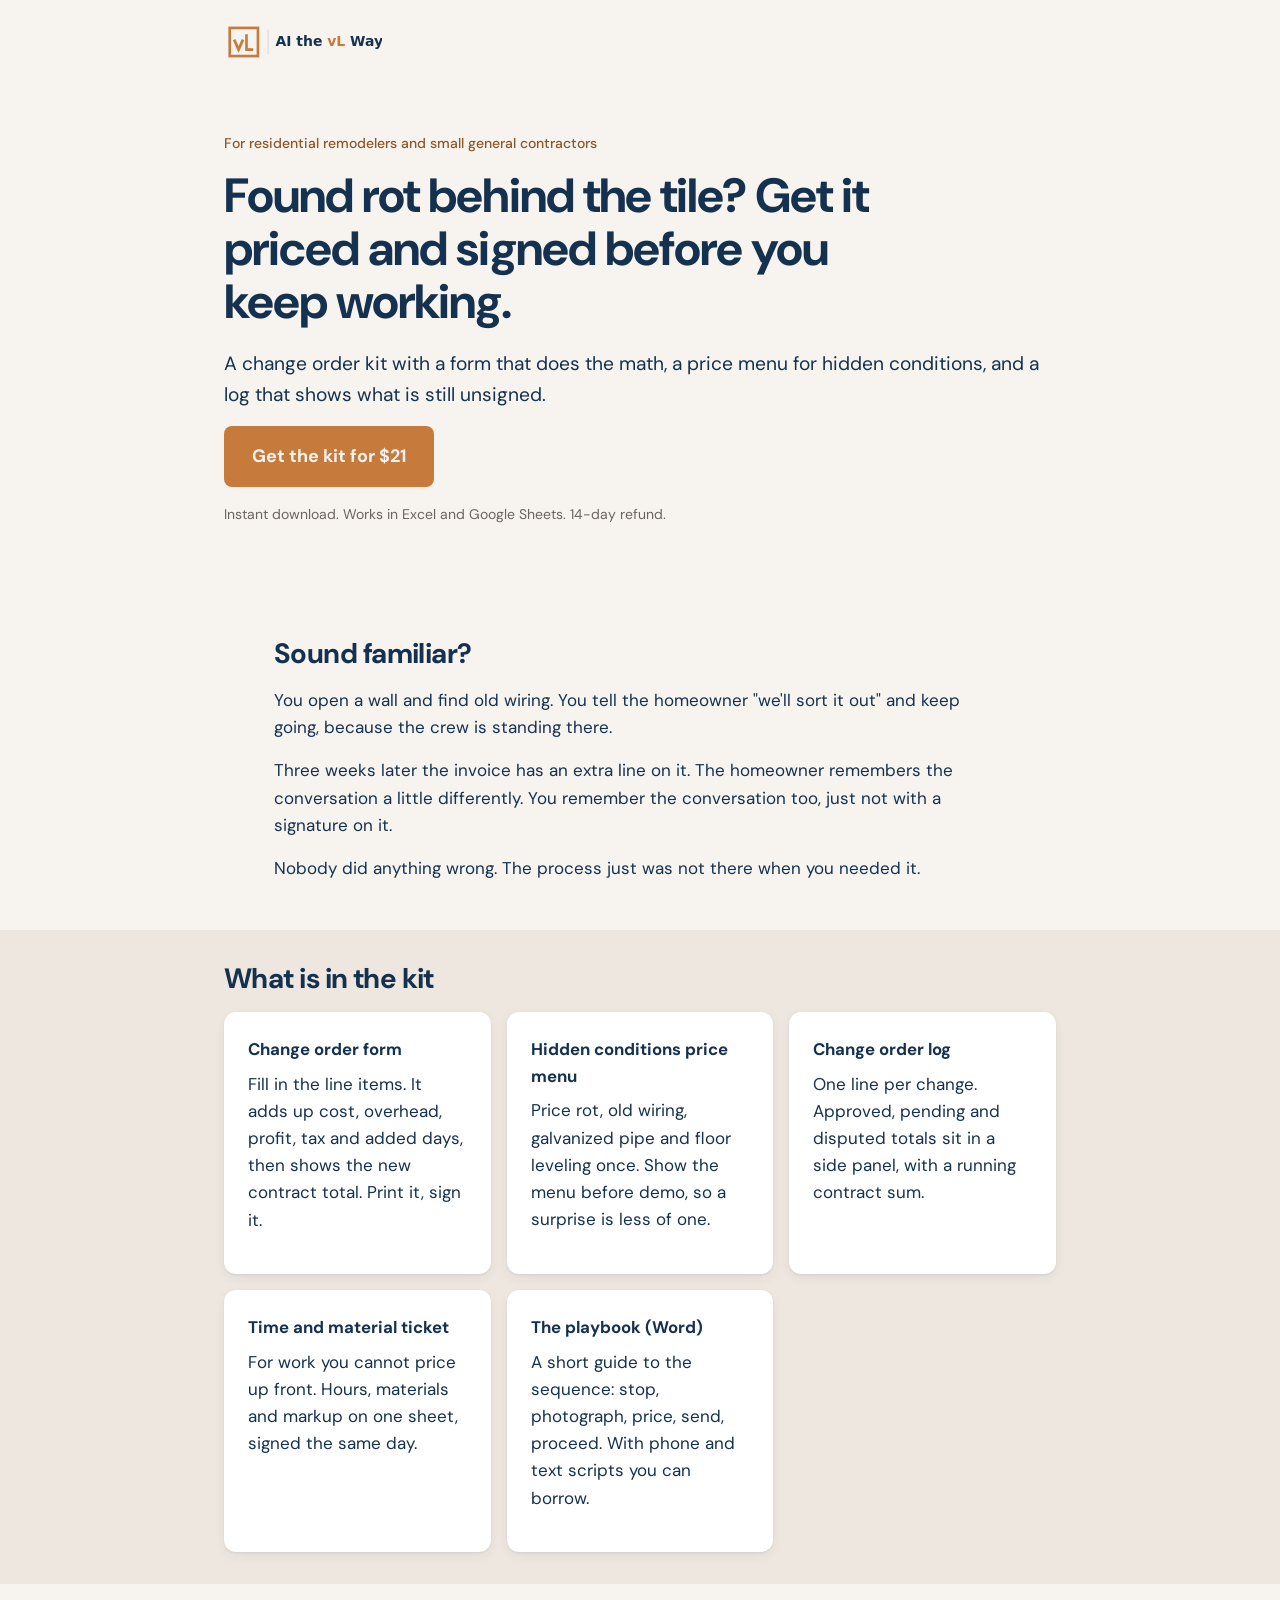
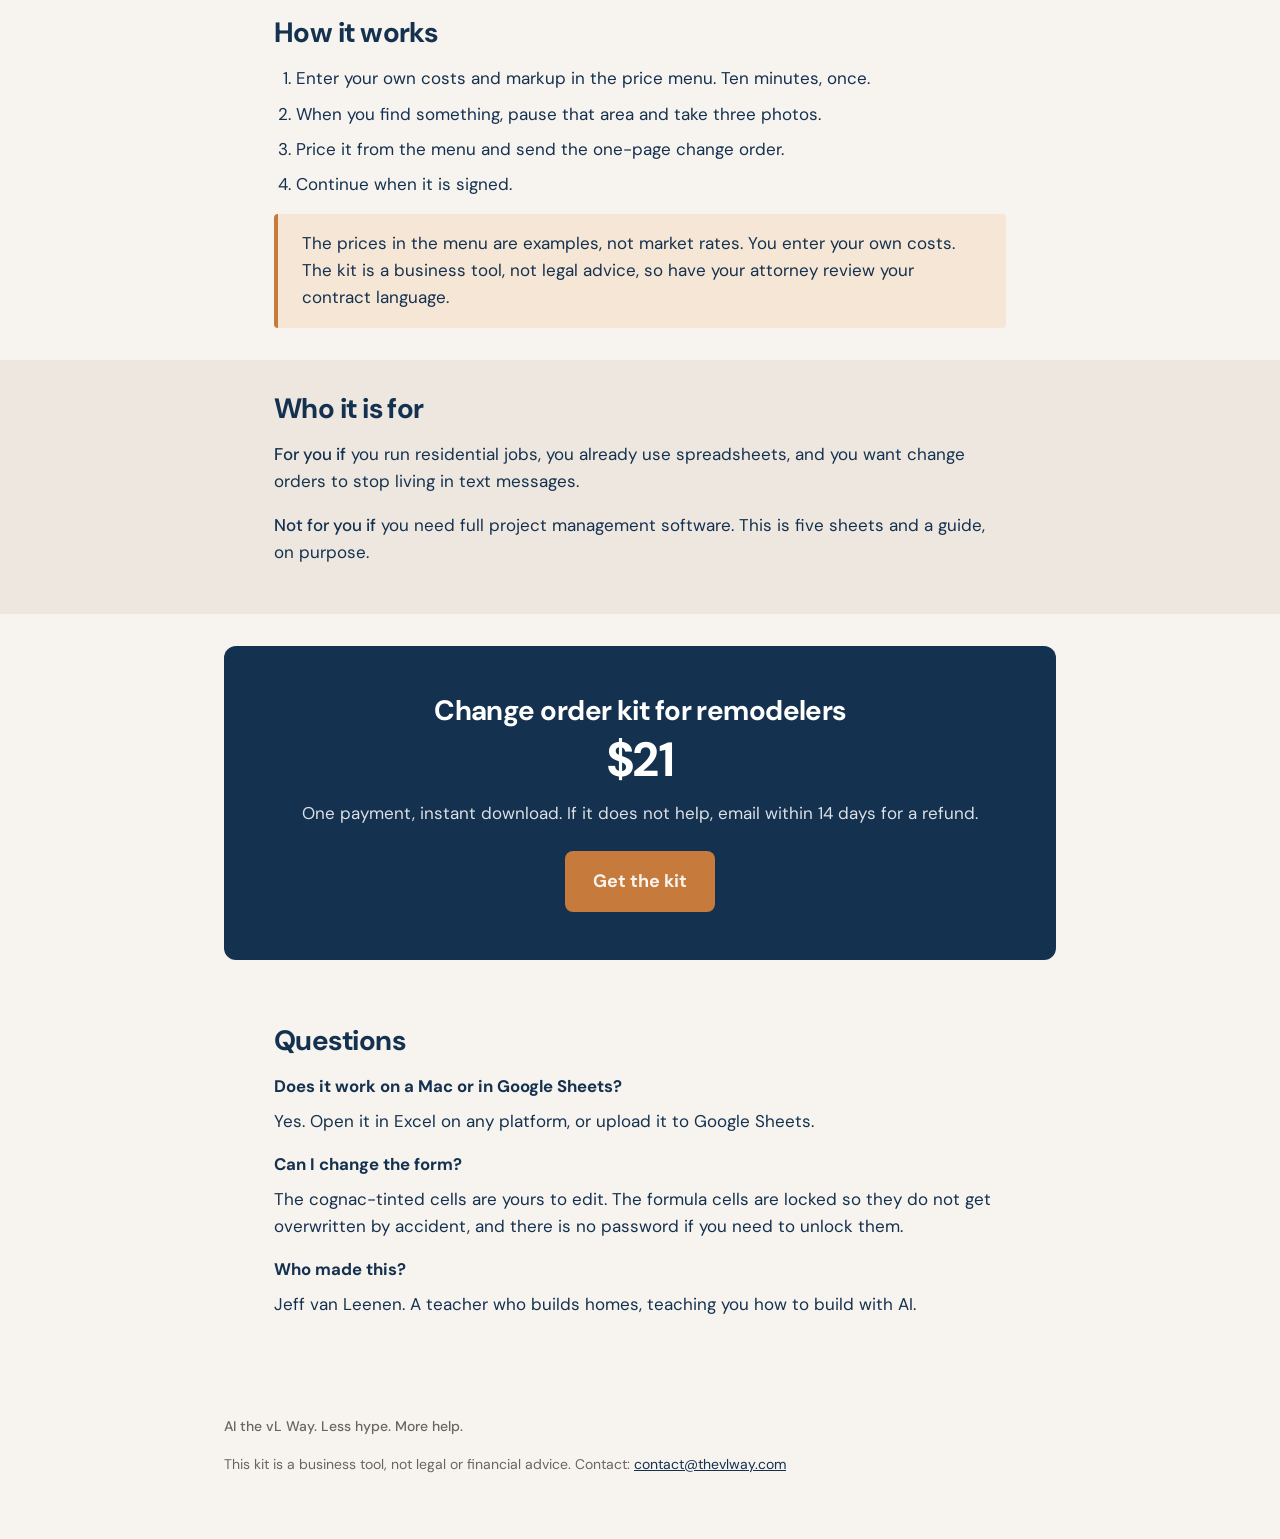
<file: index.html>
<!doctype html><html lang="en"><head><meta charset="utf-8"><meta name="viewport" content="width=device-width,initial-scale=1"><title>Change order kit for remodelers | AI the vL Way</title><meta name="description" content="A change order kit for residential remodelers: a form that does the math, a hidden conditions price menu, and a log of what is still unsigned."><link rel="preconnect" href="https://fonts.googleapis.com"><link rel="preconnect" href="https://fonts.gstatic.com" crossorigin><link href="https://fonts.googleapis.com/css2?family=DM+Sans:opsz,wght@9..40,400;9..40,500;9..40,700&display=swap" rel="stylesheet"><link rel="icon" href="assets/logo-vl-cognac.svg"><link rel="stylesheet" href="style.css"></head><body><nav><div class="w"><img src="assets/lockup-product.svg" alt="AI the vL Way"></div></nav>
<header class="hero"><div class="w">
<p class="eyebrow">For residential remodelers and small general contractors</p>
<h1>Found rot behind the tile? Get it priced and signed before you keep working.</h1>
<p class="lead measure">A change order kit with a form that does the math, a price menu for hidden conditions, and a log that shows what is still unsigned.</p>
<p><a class="btn" href="https://vanleenen.gumroad.com/l/wgcqds" data-track="cta_hero">Get the kit for $21</a></p>
<p class="small">Instant download. Works in Excel and Google Sheets. 14-day refund.</p>
</div></header>
<section><div class="w measure"><h2>Sound familiar?</h2>
<p>You open a wall and find old wiring. You tell the homeowner "we'll sort it out" and keep going, because the crew is standing there.</p>
<p>Three weeks later the invoice has an extra line on it. The homeowner remembers the conversation a little differently. You remember the conversation too, just not with a signature on it.</p>
<p>Nobody did anything wrong. The process just was not there when you needed it.</p></div></section>
<section class="alt"><div class="w"><h2>What is in the kit</h2><div class="grid">
<div class="card"><h3>Change order form</h3><p>Fill in the line items. It adds up cost, overhead, profit, tax and added days, then shows the new contract total. Print it, sign it.</p></div>
<div class="card"><h3>Hidden conditions price menu</h3><p>Price rot, old wiring, galvanized pipe and floor leveling once. Show the menu before demo, so a surprise is less of one.</p></div>
<div class="card"><h3>Change order log</h3><p>One line per change. Approved, pending and disputed totals sit in a side panel, with a running contract sum.</p></div>
<div class="card"><h3>Time and material ticket</h3><p>For work you cannot price up front. Hours, materials and markup on one sheet, signed the same day.</p></div>
<div class="card"><h3>The playbook (Word)</h3><p>A short guide to the sequence: stop, photograph, price, send, proceed. With phone and text scripts you can borrow.</p></div>
</div></div></section>
<section><div class="w measure"><h2>How it works</h2>
<ol><li>Enter your own costs and markup in the price menu. Ten minutes, once.</li>
<li>When you find something, pause that area and take three photos.</li>
<li>Price it from the menu and send the one-page change order.</li>
<li>Continue when it is signed.</li></ol>
<div class="callout"><p style="margin:0">The prices in the menu are examples, not market rates. You enter your own costs. The kit is a business tool, not legal advice, so have your attorney review your contract language.</p></div></div></section>
<section class="alt"><div class="w measure"><h2>Who it is for</h2>
<p><b style="font-weight:500">For you if</b> you run residential jobs, you already use spreadsheets, and you want change orders to stop living in text messages.</p>
<p><b style="font-weight:500">Not for you if</b> you need full project management software. This is five sheets and a guide, on purpose.</p></div></section>
<section><div class="w"><div class="panel"><h2>Change order kit for remodelers</h2><div class="price">$21</div>
<p style="margin:16px 0 24px">One payment, instant download. If it does not help, email within 14 days for a refund.</p>
<a class="btn" href="https://vanleenen.gumroad.com/l/wgcqds" data-track="cta_bottom">Get the kit</a></div></div></section>
<section><div class="w measure"><h2>Questions</h2>
<h3>Does it work on a Mac or in Google Sheets?</h3><p>Yes. Open it in Excel on any platform, or upload it to Google Sheets.</p>
<h3>Can I change the form?</h3><p>The cognac-tinted cells are yours to edit. The formula cells are locked so they do not get overwritten by accident, and there is no password if you need to unlock them.</p>
<h3>Who made this?</h3><p>Jeff van Leenen. A teacher who builds homes, teaching you how to build with AI.</p></div></section>
<footer><div class="w"><p class="sig">AI the vL Way. Less hype. More help.</p><p>This kit is a business tool, not legal or financial advice. Contact: <a href="mailto:contact@thevlway.com">contact@thevlway.com</a></p></div></footer>
<script>document.querySelectorAll('[data-track]').forEach(function(a){a.addEventListener('click',function(){console.log('track',a.dataset.track)})})</script></body></html>
</file>
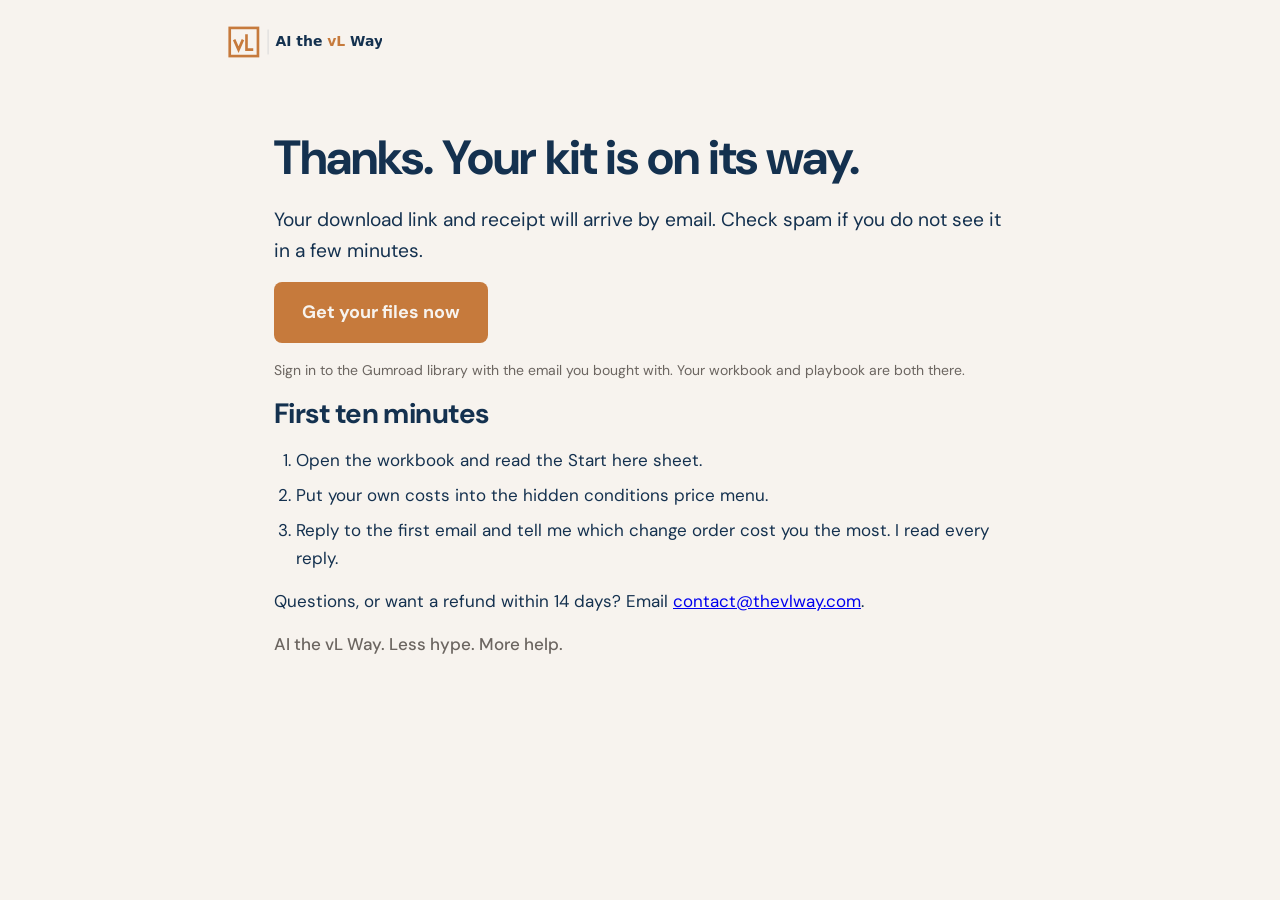
<file: thanks.html>
<!doctype html><html lang="en"><head><meta charset="utf-8"><meta name="viewport" content="width=device-width,initial-scale=1"><title>Thanks | AI the vL Way</title><meta name="description" content="A change order kit for residential remodelers: a form that does the math, a hidden conditions price menu, and a log of what is still unsigned."><meta name="robots" content="noindex"><link rel="preconnect" href="https://fonts.googleapis.com"><link rel="preconnect" href="https://fonts.gstatic.com" crossorigin><link href="https://fonts.googleapis.com/css2?family=DM+Sans:opsz,wght@9..40,400;9..40,500;9..40,700&display=swap" rel="stylesheet"><link rel="icon" href="assets/logo-vl-cognac.svg"><link rel="stylesheet" href="style.css"></head><body><nav><div class="w"><img src="assets/lockup-product.svg" alt="AI the vL Way"></div></nav><header class="hero"><div class="w measure"><h1>Thanks. Your kit is on its way.</h1>
<p class="lead">Your download link and receipt will arrive by email. Check spam if you do not see it in a few minutes.</p>
<p><a class="btn" href="https://gumroad.com/library">Get your files now</a></p>
<p class="small">Sign in to the Gumroad library with the email you bought with. Your workbook and playbook are both there.</p>
<h2>First ten minutes</h2><ol><li>Open the workbook and read the Start here sheet.</li><li>Put your own costs into the hidden conditions price menu.</li><li>Reply to the first email and tell me which change order cost you the most. I read every reply.</li></ol>
<p>Questions, or want a refund within 14 days? Email <a href="mailto:contact@thevlway.com">contact@thevlway.com</a>.</p>
<p class="sig">AI the vL Way. Less hype. More help.</p></div></header></body></html>
</file>
<file: style.css>
/* Tokens from 90 Jeff Standards/ai-the-vl-way-design-system/tokens/colors.css and brand file sections 3 and 4 */
:root{--cognac:#C67A3C;--cognac-light:#F5E6D5;--cognac-dark:#8B5628;--navy:#14314F;--navy-tint:#E7ECF3;--navy-dark:#0E2740;--warm-white:#F7F3EE;--cream:#EDE7DF;--white:#fff;--warm-grey:#6B6560;
--page:var(--warm-white);--page-alt:var(--cream);--card:var(--white);--text:var(--navy);--muted:var(--warm-grey);--accent-text:var(--cognac-dark);--panel:var(--navy);--on-panel:var(--white);--soft:var(--cognac-light);--link:var(--navy);
--shadow:0 1px 2px rgba(20,49,79,.08),0 4px 12px rgba(20,49,79,.06);--font:"DM Sans","Nunito Sans",system-ui,-apple-system,"Segoe UI",sans-serif;--mono:"JetBrains Mono",ui-monospace,monospace}
@media(prefers-color-scheme:dark){:root{--page:#0E2740;--page-alt:#12314D;--card:#12304C;--text:#EDE7DF;--muted:#A6A29C;--accent-text:#E09A5F;--panel:#EDE7DF;--on-panel:#0E2740;--soft:rgba(198,122,60,.16);--link:#E09A5F;--shadow:none}}
*{box-sizing:border-box}html{scroll-behavior:smooth}
body{margin:0;background:var(--page);color:var(--text);font:400 17px/1.6 var(--font)}
.w{max-width:880px;margin:0 auto;padding:0 24px}.measure{max-width:65ch}
nav{padding:20px 0}nav img{height:44px;display:block}
.hero{padding:48px 0 64px}
.eyebrow{font-weight:500;font-size:14px;color:var(--accent-text);margin:0 0 16px}
h1{font-weight:700;letter-spacing:-.02em;line-height:1.1;font-size:clamp(2rem,5vw,3rem);margin:0 0 20px;max-width:20ch}
h2{font-weight:700;letter-spacing:-.02em;font-size:1.75rem;line-height:1.2;margin:0 0 16px}
h3{font-weight:700;font-size:1.05rem;margin:0 0 8px}
p{margin:0 0 16px}.lead{font-size:1.2rem}
.btn{display:inline-block;background:var(--cognac);color:var(--warm-white);font-weight:700;font-size:18px;padding:16px 28px;border-radius:8px;text-decoration:none;transition:background .15s}
.btn:hover{background:var(--cognac-dark)}.btn:focus-visible{outline:3px solid var(--cognac);outline-offset:3px}
.small{font-size:14px;color:var(--muted)}
section{padding:32px 0}.alt{background:var(--page-alt)}
.grid{display:grid;grid-template-columns:repeat(auto-fit,minmax(250px,1fr));gap:16px}
.card{background:var(--card);border-radius:12px;padding:24px;box-shadow:var(--shadow)}
.callout{background:var(--soft);border-left:4px solid var(--cognac);border-radius:4px;padding:16px 24px}
ul,ol{padding-left:22px;margin:0 0 16px}li{margin-bottom:8px}
.panel{background:var(--panel);color:var(--on-panel);border-radius:12px;padding:48px 32px;text-align:center}
.panel h2{margin-bottom:8px}.panel p{opacity:.85}.price{font-size:3rem;font-weight:700;letter-spacing:-.02em;line-height:1}
footer{padding:48px 0;color:var(--muted);font-size:14px}footer a{color:var(--link)}
.sig{font-weight:500;color:var(--muted)}
code{font-family:var(--mono);font-size:.9em}
</file>
